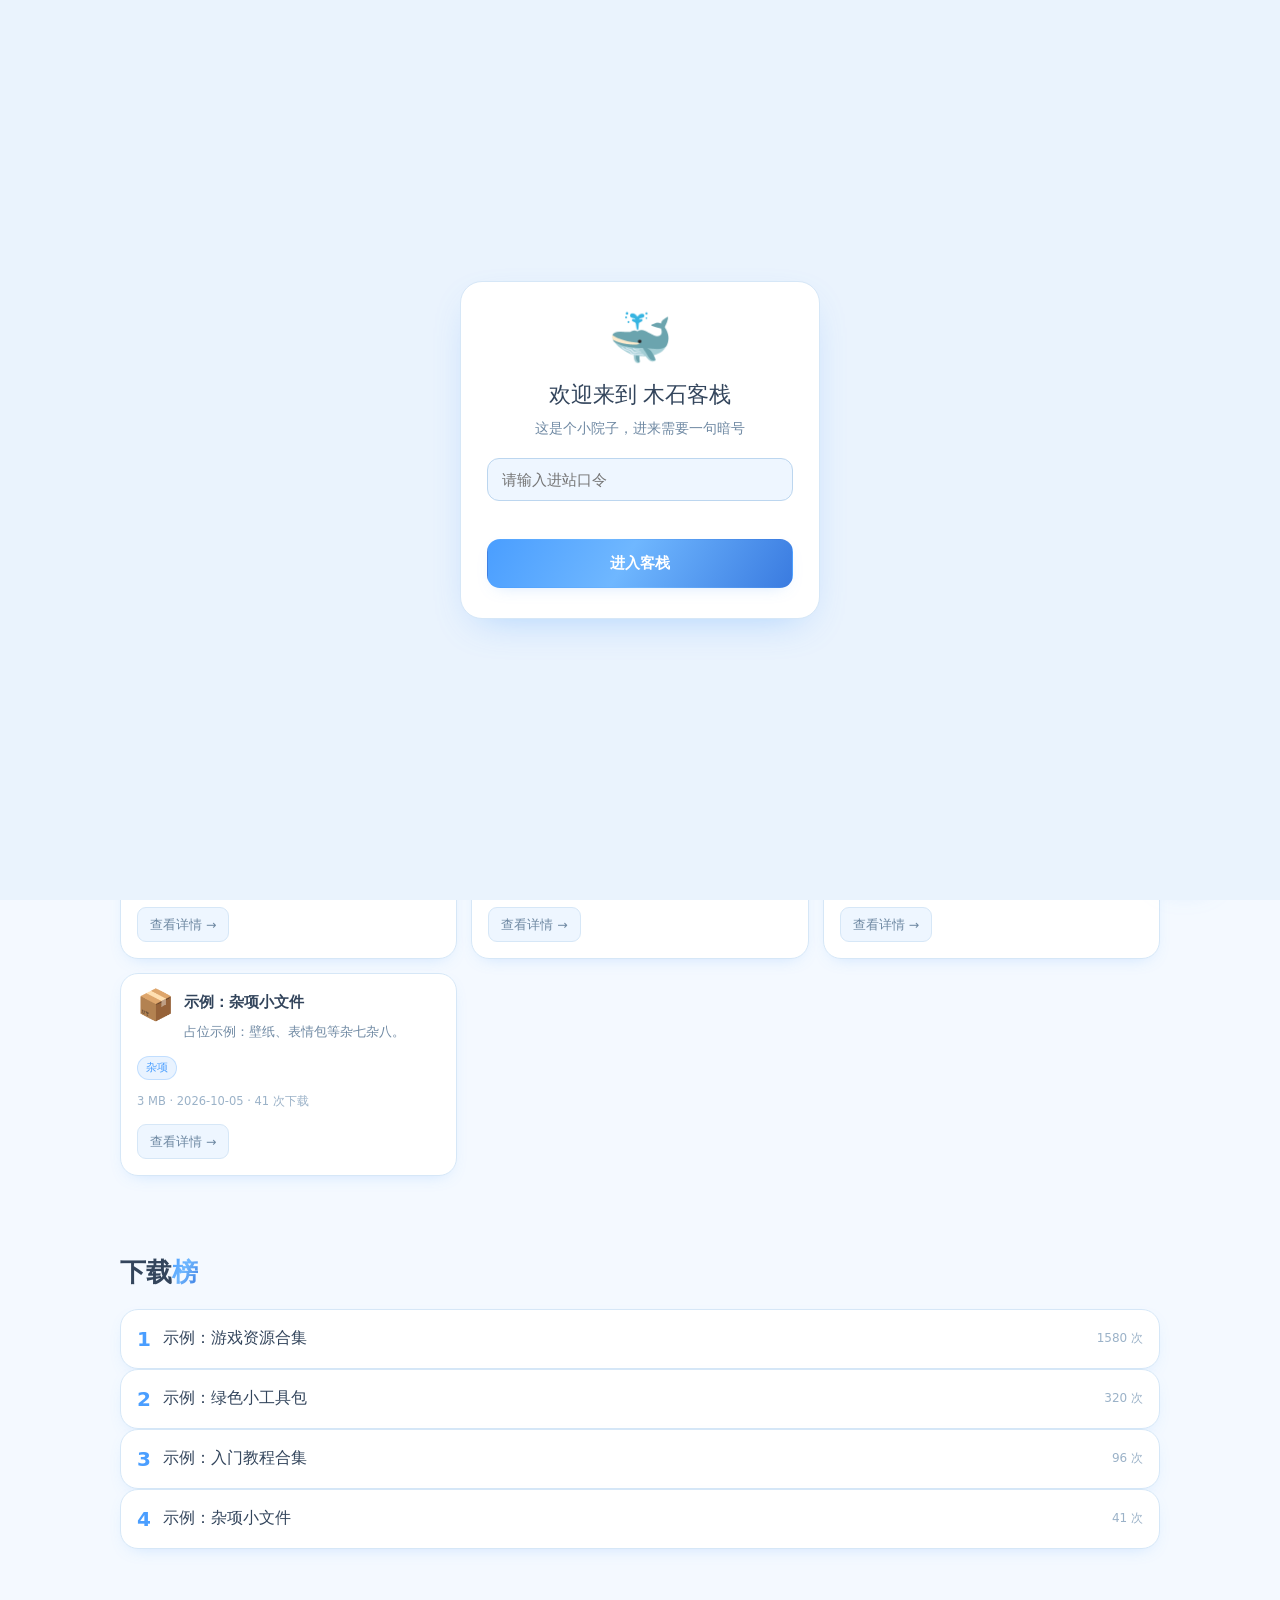
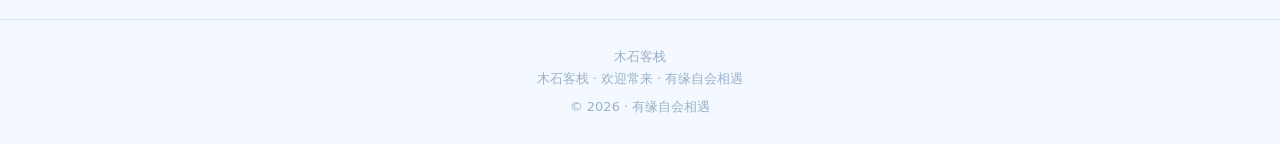
<file: index.html>
<!DOCTYPE html>
<html lang="zh-CN">
<head>
<meta charset="UTF-8">
<meta name="viewport" content="width=device-width, initial-scale=1">
<meta name="description" content="木石客栈 —— 一个二次元风格的个人文件分享小站">
<title>首页 · 木石客栈</title>
<link rel="icon" href="data:image/svg+xml,<svg xmlns='http://www.w3.org/2000/svg' viewBox='0 0 100 100'><text y='.9em' font-size='90'>🐳</text></svg>">
<link rel="stylesheet" href="assets/css/style.css">
</head>
<body data-page="home" data-title="首页">

<div class="bg-layer"></div>

<!-- 口令门 -->
<div class="gate" id="gate">
  <div class="gate-card">
    <div class="gate-mascot">🐳</div>
    <div class="gate-title">欢迎来到 木石客栈</div>
    <div class="gate-sub">这是个小院子，进来需要一句暗号</div>
    <input class="gate-input" id="gateInput" type="password" placeholder="请输入进站口令" autocomplete="off">
    <div class="gate-error" id="gateError"></div>
    <button class="btn btn-primary btn-block" id="gateOpen">进入客栈</button>
  </div>
</div>

<!-- 顶部导航 -->
<header class="site-header">
  <div class="container">
    <nav class="nav">
      <a class="brand" href="index.html"><span class="brand-mark">🐳</span>木石客栈</a>
      <div class="nav-links">
        <a class="nav-link active" href="index.html">首页</a>
        <a class="nav-link" href="list.html">全部文件</a>
      </div>
      <div class="nav-actions">
        <button class="icon-btn" data-search-open title="搜索 (Ctrl+K)">🔍</button>
        <button class="icon-btn" id="themeBtn" title="切换主题">☀️</button>
      </div>
    </nav>
  </div>
</header>

<main>
  <section class="hero">
    <div class="container">
      <div class="hero-inner">
        <div class="hero-main">
          <span class="eyebrow">Personal File Station</span>
          <h1 class="hero-title" id="siteName">木石<span class="grad">客栈</span></h1>
          <p class="hero-sub" id="siteSub">一个二次元风格的个人文件小站，欢迎常来。</p>
          <div style="margin-top:20px;display:flex;gap:10px;flex-wrap:wrap">
            <a class="btn btn-primary" href="list.html">📂 逛逛全部文件</a>
            <button class="btn" data-search-open>🔍 搜索文件</button>
          </div>
        </div>
      </div>
    </div>
  </section>

  <section class="section">
    <div class="container">
      <div class="section-head"><h2 class="section-title">分类<span class="grad">导航</span></h2></div>
      <div class="cat-grid" id="catGrid"></div>
    </div>
  </section>

  <section class="section">
    <div class="container">
      <div class="section-head">
        <h2 class="section-title">最近<span class="grad">更新</span></h2>
        <a class="link-btn" href="list.html">查看全部 →</a>
      </div>
      <div class="file-grid" id="recentGrid"></div>
    </div>
  </section>

  <section class="section">
    <div class="container">
      <div class="section-head"><h2 class="section-title">下载<span class="grad">榜</span></h2></div>
      <div id="rankGrid"></div>
    </div>
  </section>
</main>

<footer class="footer">
  <div class="container" style="text-align:center">
    <div id="footName">木石客栈</div>
    <div id="footNote">木石客栈 · 欢迎常来</div>
    <div style="margin-top:6px">© <span id="year">2026</span> · 有缘自会相遇</div>
  </div>
</footer>

<!-- 看板娘 -->
<div class="mascot" id="mascot">
  <div class="mascot-bubble" id="mascotBubble">欢迎～</div>
  <div class="mascot-img" id="mascotImg">🐳</div>
</div>

<!-- 搜索面板 -->
<div class="search-overlay" id="searchOverlay">
  <div class="search-panel">
    <div class="search-row">
      <span>🔍</span>
      <input class="search-input" id="searchInput" placeholder="搜索文件、标签、描述…" autocomplete="off">
      <button class="link-btn" id="searchClose">Esc</button>
    </div>
    <div class="search-results" id="searchResults"></div>
  </div>
</div>

<script src="assets/js/config.js"></script>
<script src="assets/js/main.js"></script>
</body>
</html>
</file>
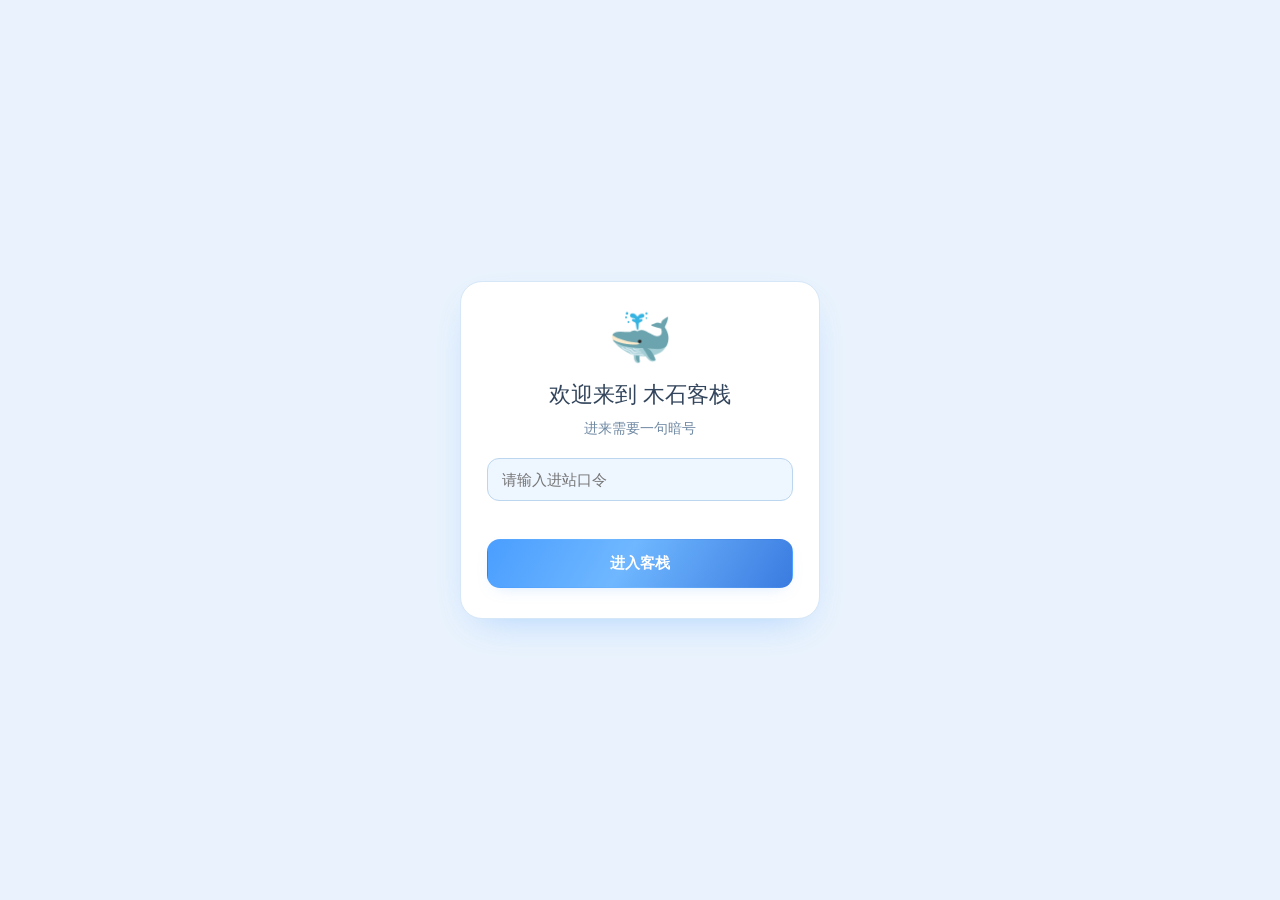
<file: detail.html>
<!DOCTYPE html>
<html lang="zh-CN">
<head>
<meta charset="UTF-8">
<meta name="viewport" content="width=device-width, initial-scale=1">
<title>文件详情 · 木石客栈</title>
<link rel="icon" href="data:image/svg+xml,<svg xmlns='http://www.w3.org/2000/svg' viewBox='0 0 100 100'><text y='.9em' font-size='90'>🐳</text></svg>">
<link rel="stylesheet" href="assets/css/style.css">
</head>
<body data-page="detail" data-title="文件详情">

<div class="bg-layer"></div>

<div class="gate" id="gate">
  <div class="gate-card">
    <div class="gate-mascot">🐳</div>
    <div class="gate-title">欢迎来到 木石客栈</div>
    <div class="gate-sub">进来需要一句暗号</div>
    <input class="gate-input" id="gateInput" type="password" placeholder="请输入进站口令" autocomplete="off">
    <div class="gate-error" id="gateError"></div>
    <button class="btn btn-primary btn-block" id="gateOpen">进入客栈</button>
  </div>
</div>

<header class="site-header">
  <div class="container">
    <nav class="nav">
      <a class="brand" href="index.html"><span class="brand-mark">🐳</span>木石客栈</a>
      <div class="nav-links">
        <a class="nav-link" href="index.html">首页</a>
        <a class="nav-link" href="list.html">全部文件</a>
      </div>
      <div class="nav-actions">
        <button class="icon-btn" data-search-open title="搜索 (Ctrl+K)">🔍</button>
        <button class="icon-btn" id="themeBtn" title="切换主题">☀️</button>
      </div>
    </nav>
  </div>
</header>

<main class="section">
  <div class="container" id="detailWrap"></div>
</main>

<footer class="footer">
  <div class="container" style="text-align:center">
    <div id="footName">木石客栈</div>
    <div id="footNote">木石客栈 · 欢迎常来</div>
    <div style="margin-top:6px">© <span id="year">2026</span></div>
  </div>
</footer>

<div class="mascot" id="mascot">
  <div class="mascot-bubble" id="mascotBubble">欢迎～</div>
  <div class="mascot-img" id="mascotImg">🐳</div>
</div>

<div class="search-overlay" id="searchOverlay">
  <div class="search-panel">
    <div class="search-row">
      <span>🔍</span>
      <input class="search-input" id="searchInput" placeholder="搜索文件、标签、描述…" autocomplete="off">
      <button class="link-btn" id="searchClose">Esc</button>
    </div>
    <div class="search-results" id="searchResults"></div>
  </div>
</div>

<script src="assets/js/config.js"></script>
<script src="assets/js/main.js"></script>
</body>
</html>
</file>
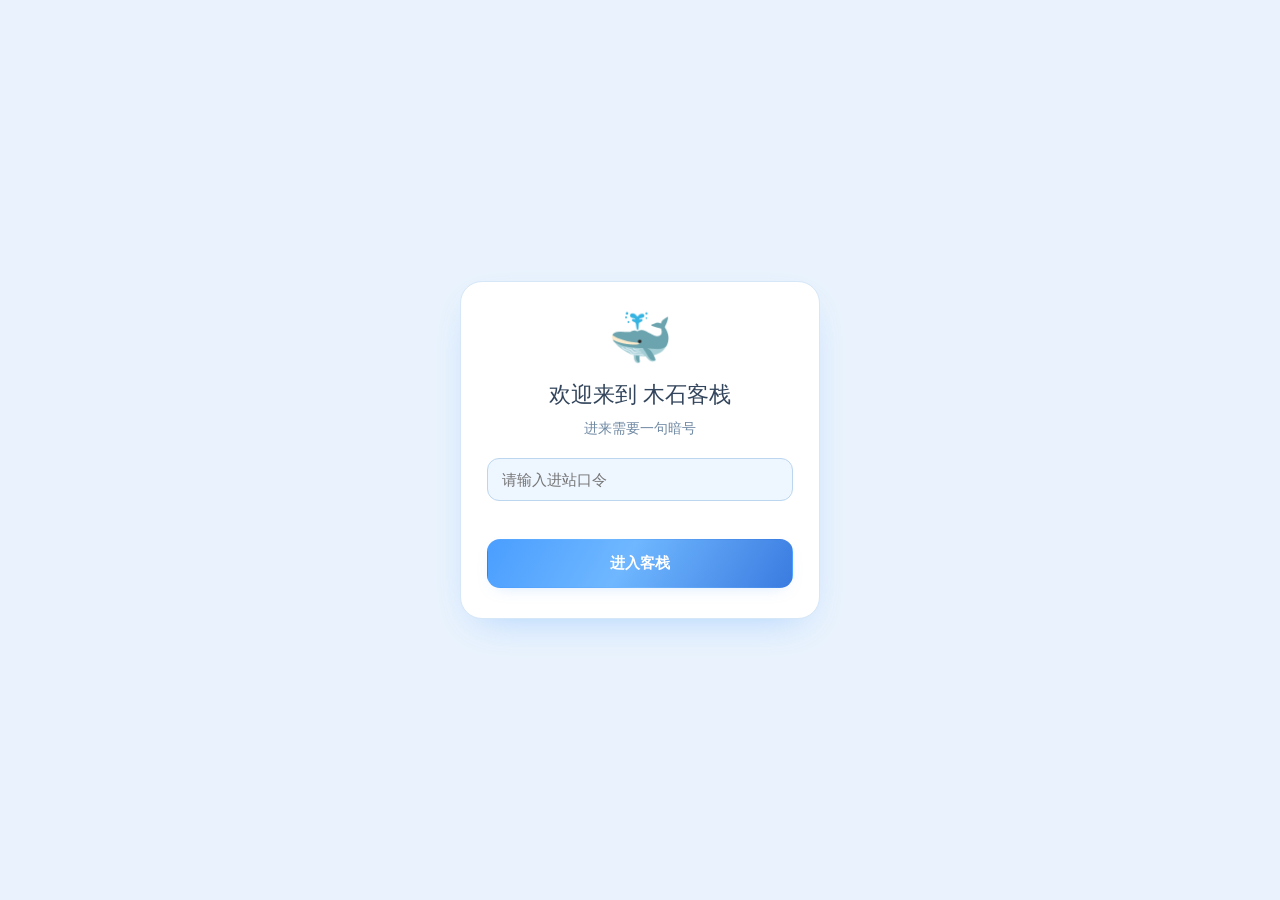
<file: list.html>
<!DOCTYPE html>
<html lang="zh-CN">
<head>
<meta charset="UTF-8">
<meta name="viewport" content="width=device-width, initial-scale=1">
<title>全部文件 · 木石客栈</title>
<link rel="icon" href="data:image/svg+xml,<svg xmlns='http://www.w3.org/2000/svg' viewBox='0 0 100 100'><text y='.9em' font-size='90'>🐳</text></svg>">
<link rel="stylesheet" href="assets/css/style.css">
</head>
<body data-page="list" data-title="全部文件">

<div class="bg-layer"></div>

<div class="gate" id="gate">
  <div class="gate-card">
    <div class="gate-mascot">🐳</div>
    <div class="gate-title">欢迎来到 木石客栈</div>
    <div class="gate-sub">进来需要一句暗号</div>
    <input class="gate-input" id="gateInput" type="password" placeholder="请输入进站口令" autocomplete="off">
    <div class="gate-error" id="gateError"></div>
    <button class="btn btn-primary btn-block" id="gateOpen">进入客栈</button>
  </div>
</div>

<header class="site-header">
  <div class="container">
    <nav class="nav">
      <a class="brand" href="index.html"><span class="brand-mark">🐳</span>木石客栈</a>
      <div class="nav-links">
        <a class="nav-link" href="index.html">首页</a>
        <a class="nav-link active" href="list.html">全部文件</a>
      </div>
      <div class="nav-actions">
        <button class="icon-btn" data-search-open title="搜索 (Ctrl+K)">🔍</button>
        <button class="icon-btn" id="themeBtn" title="切换主题">☀️</button>
      </div>
    </nav>
  </div>
</header>

<main class="section">
  <div class="container">
    <div class="section-head">
      <div>
        <h2 class="section-title" id="listTitle">📂 全部文件</h2>
        <p style="color:var(--text-dim);margin-top:6px" id="listSub">所有分类的文件</p>
      </div>
    </div>
    <div style="display:flex;flex-wrap:wrap;gap:8px;margin-bottom:16px" id="filterBar"></div>
    <div class="file-grid" id="listGrid"></div>
  </div>
</main>

<footer class="footer">
  <div class="container" style="text-align:center">
    <div id="footName">木石客栈</div>
    <div id="footNote">木石客栈 · 欢迎常来</div>
    <div style="margin-top:6px">© <span id="year">2026</span></div>
  </div>
</footer>

<div class="mascot" id="mascot">
  <div class="mascot-bubble" id="mascotBubble">欢迎～</div>
  <div class="mascot-img" id="mascotImg">🐳</div>
</div>

<div class="search-overlay" id="searchOverlay">
  <div class="search-panel">
    <div class="search-row">
      <span>🔍</span>
      <input class="search-input" id="searchInput" placeholder="搜索文件、标签、描述…" autocomplete="off">
      <button class="link-btn" id="searchClose">Esc</button>
    </div>
    <div class="search-results" id="searchResults"></div>
  </div>
</div>

<script src="assets/js/config.js"></script>
<script src="assets/js/main.js"></script>
</body>
</html>
</file>
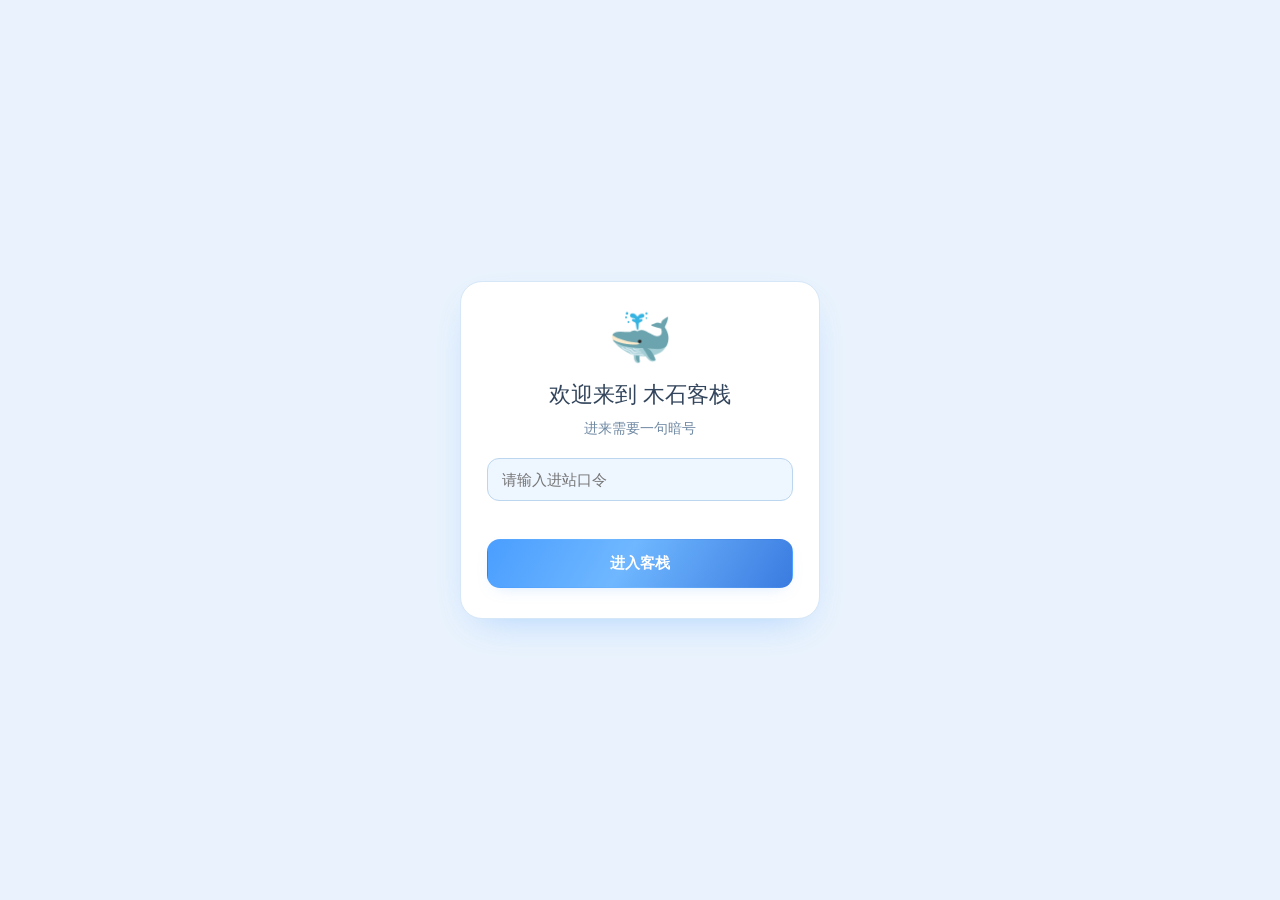
<file: resume.html>
<!DOCTYPE html>
<html lang="zh-CN">
<head>
<meta charset="UTF-8">
<meta name="viewport" content="width=device-width, initial-scale=1">
<title>个人简历 · 木石客栈</title>
<link rel="icon" href="data:image/svg+xml,<svg xmlns='http://www.w3.org/2000/svg' viewBox='0 0 100 100'><text y='.9em' font-size='90'>🔒</text></svg>">
<link rel="stylesheet" href="assets/css/style.css">
</head>
<body data-page="resume" data-title="个人简历">

<div class="bg-layer"></div>

<div class="gate" id="gate">
  <div class="gate-card">
    <div class="gate-mascot">🐳</div>
    <div class="gate-title">欢迎来到 木石客栈</div>
    <div class="gate-sub">进来需要一句暗号</div>
    <input class="gate-input" id="gateInput" type="password" placeholder="请输入进站口令" autocomplete="off">
    <div class="gate-error" id="gateError"></div>
    <button class="btn btn-primary btn-block" id="gateOpen">进入客栈</button>
  </div>
</div>

<header class="site-header">
  <div class="container">
    <nav class="nav">
      <a class="brand" href="index.html"><span class="brand-mark">🐳</span>木石客栈</a>
      <div class="nav-links">
        <a class="nav-link" href="index.html">首页</a>
        <a class="nav-link" href="list.html">全部文件</a>
      </div>
      <div class="nav-actions">
        <button class="icon-btn" id="themeBtn" title="切换主题">☀️</button>
      </div>
    </nav>
  </div>
</header>

<main class="section">
  <div class="container resume-box">
    <!-- 简历独立锁：需要密码才能解密显示 -->
    <div class="card resume-content" id="resumeLock" style="text-align:center">
      <div style="font-size:40px">🔒</div>
      <h2 style="margin-top:10px">个人简历（加密）</h2>
      <p style="color:var(--text-dim);margin-top:8px">这份简历经过浏览器端加密，需要密码才能查看</p>
      <input class="gate-input" id="resumePw" type="password" placeholder="请输入简历密码" autocomplete="off" style="max-width:300px;margin-top:16px">
      <button class="btn btn-primary btn-block" id="resumeGo" style="max-width:300px;margin:12px auto 0">解密查看</button>
    </div>
    <div id="resumeWrap"></div>
  </div>
</main>

<footer class="footer">
  <div class="container" style="text-align:center">
    <div id="footName">木石客栈</div>
    <div id="footNote">木石客栈 · 欢迎常来</div>
    <div style="margin-top:6px">© <span id="year">2026</span></div>
  </div>
</footer>

<div class="mascot" id="mascot">
  <div class="mascot-bubble" id="mascotBubble">欢迎～</div>
  <div class="mascot-img" id="mascotImg">🐳</div>
</div>

<script src="assets/js/crypto.js"></script>
<script src="assets/js/config.js"></script>
<script src="assets/js/resume-data.js"></script>
<script src="assets/js/main.js"></script>
</body>
</html>
</file>
<file: assets/css/style.css>
/* ============================================================
 *  style.css —— 木石客栈 · 萌系二次元主题
 *  想换配色只改 :root / [data-theme="dark"] 里的变量即可
 * ============================================================ */

/* ---------- 主题变量 ---------- */
:root {
  --bg: #f4f9ff;
  --bg-2: #eaf3fd;
  --surface: #ffffff;
  --surface-2: #eef6ff;
  --line: #d6e7f7;
  --line-strong: #bcd6ef;

  --text: #33455c;
  --text-dim: #6f89a3;
  --text-faint: #9bb2c8;

  --pink: #4a9eff;
  --pink-2: #8ec5ff;
  --purple: #3a7be0;
  --sakura: #6fb7ff;
  --accent-grad: linear-gradient(120deg, #4a9eff 0%, #6fb7ff 45%, #3a7be0 100%);

  --radius: 18px;
  --radius-sm: 12px;
  --shadow: 0 14px 40px -18px rgba(74, 158, 255, 0.45);
  --shadow-sm: 0 6px 18px -10px rgba(74, 158, 255, 0.35);

  --mono: ui-monospace, "Cascadia Mono", Consolas, monospace;
  --nav-h: 62px;
  --maxw: 1080px;
}

[data-theme="dark"] {
  --bg: #0e1520;
  --bg-2: #141d2b;
  --surface: #182331;
  --surface-2: #1f2c3d;
  --line: #26354a;
  --line-strong: #33455f;

  --text: #e6f0fb;
  --text-dim: #a6bdd4;
  --text-faint: #6f86a0;

  --pink: #6fb7ff;
  --pink-2: #8ec5ff;
  --purple: #5aa0ff;
  --sakura: #6fb7ff;
  --accent-grad: linear-gradient(120deg, #6fb7ff 0%, #8ec5ff 45%, #5aa0ff 100%);

  --shadow: 0 14px 40px -18px rgba(0, 0, 0, 0.7);
  --shadow-sm: 0 6px 18px -10px rgba(0, 0, 0, 0.6);
}

/* ---------- 基础 ---------- */
* { box-sizing: border-box; }
html { scroll-behavior: smooth; scroll-padding-top: calc(var(--nav-h) + 16px); }
body {
  margin: 0;
  background: var(--bg);
  color: var(--text);
  font-family: "Segoe UI", "Microsoft YaHei", "PingFang SC", system-ui, sans-serif;
  font-size: 15.5px;
  line-height: 1.7;
  -webkit-font-smoothing: antialiased;
  overflow-x: hidden;
  transition: background 0.3s ease, color 0.3s ease;
}
a { color: inherit; text-decoration: none; }
button { font: inherit; color: inherit; background: none; border: 0; cursor: pointer; }
h1, h2, h3 { line-height: 1.25; margin: 0; font-weight: 700; }
p { margin: 0; }
img { max-width: 100%; display: block; }
::selection { background: rgba(74, 158, 255, 0.28); }

/* 蓝色星点飘落背景层 */
.bg-layer { position: fixed; inset: 0; z-index: -2; pointer-events: none; overflow: hidden;
  background:
    radial-gradient(900px 500px at 12% -6%, rgba(74, 158, 255, 0.16), transparent 62%),
    radial-gradient(800px 460px at 88% 4%, rgba(58, 123, 224, 0.14), transparent 60%),
    linear-gradient(180deg, var(--bg-2), var(--bg));
  transition: background 0.3s ease;
}
.petal { position: fixed; top: -6vh; z-index: -1; pointer-events: none;
  border-radius: 50%; background: var(--sakura);
  box-shadow: 0 0 6px 1px rgba(111, 183, 255, 0.6);
  opacity: 0.6;
  animation: fall linear infinite;
}
@keyframes fall {
  0%   { transform: translateY(0) translateX(0) rotate(0deg); }
  25%  { transform: translateY(25vh) translateX(4vw) rotate(90deg); }
  50%  { transform: translateY(50vh) translateX(-3vw) rotate(180deg); }
  75%  { transform: translateY(75vh) translateX(3vw) rotate(270deg); }
  100% { transform: translateY(108vh) translateX(-4vw) rotate(360deg); }
}

/* ---------- 布局 ---------- */
.container { width: 100%; max-width: var(--maxw); margin: 0 auto; padding: 0 20px; }
.section { padding: 40px 0; }
.hidden { display: none !important; }

/* ---------- 口令门 ---------- */
.gate {
  position: fixed; inset: 0; z-index: 500;
  display: grid; place-items: center;
  background: var(--bg-2);
  transition: opacity 0.3s ease, visibility 0.3s ease;
}
.gate.gone { opacity: 0; visibility: hidden; }
.gate-card {
  width: min(92vw, 360px);
  background: var(--surface); border: 1px solid var(--line);
  border-radius: 22px; box-shadow: var(--shadow);
  padding: 30px 26px; text-align: center;
}
.gate-mascot { font-size: 52px; line-height: 1; }
.gate-title { margin: 12px 0 4px; font-size: 22px; }
.gate-sub { color: var(--text-dim); font-size: 13.5px; margin-bottom: 18px; }
.gate-input {
  width: 100%; padding: 12px 14px; font-size: 15px;
  border: 1px solid var(--line-strong); border-radius: 12px;
  background: var(--surface-2); color: var(--text); outline: none;
}
.gate-input:focus { border-color: var(--pink); box-shadow: 0 0 0 3px rgba(74, 158, 255, 0.15); }
.gate-error { color: #ff4d6d; font-size: 12.5px; min-height: 18px; margin-top: 8px; }
.btn { display: inline-flex; align-items: center; justify-content: center; gap: 8px;
  padding: 11px 22px; border-radius: 13px; font-size: 14.5px; font-weight: 600;
  border: 1px solid var(--line); background: var(--surface); transition: all .2s ease; }
.btn:hover { transform: translateY(-1px); border-color: var(--line-strong); }
.btn-primary { background: var(--accent-grad); color: #fff; border-color: transparent; box-shadow: var(--shadow-sm); }
.btn-primary:hover { box-shadow: var(--shadow); }
.btn-block { width: 100%; margin-top: 12px; }

/* ---------- 顶部导航 ---------- */
.site-header {
  position: sticky; top: 0; z-index: 60;
  background: color-mix(in srgb, var(--bg) 82%, transparent);
  backdrop-filter: blur(14px) saturate(150%);
  border-bottom: 1px solid var(--line);
}
.nav { height: var(--nav-h); display: flex; align-items: center; gap: 14px; }
.brand { display: flex; align-items: center; gap: 10px; font-weight: 800; font-size: 17px; }
.brand-mark { width: 34px; height: 34px; display: grid; place-items: center;
  border-radius: 11px; background: var(--accent-grad); color: #fff; font-size: 17px; }
.nav-links { display: flex; align-items: center; gap: 4px; margin-left: auto; }
.nav-link { padding: 8px 13px; border-radius: 999px; font-size: 14px; color: var(--text-dim); transition: all .2s; }
.nav-link:hover { color: var(--text); background: var(--surface-2); }
.nav-link.active { color: #fff; background: var(--accent-grad); }
.nav-actions { display: flex; align-items: center; gap: 8px; }
.icon-btn { width: 36px; height: 36px; display: grid; place-items: center;
  border-radius: 11px; border: 1px solid var(--line); background: var(--surface); color: var(--text-dim); }
.icon-btn:hover { color: var(--text); border-color: var(--line-strong); }

/* ---------- 首页 Hero ---------- */
.hero { padding: 46px 0 8px; position: relative; }
.hero-inner { display: flex; align-items: center; gap: 30px; }
.hero-main { flex: 1; min-width: 0; }
.eyebrow { display: inline-flex; align-items: center; gap: 8px; font-size: 12px;
  letter-spacing: 2px; text-transform: uppercase; color: var(--pink); }
.eyebrow::before { content: ""; width: 20px; height: 1px; background: var(--accent-grad); }
.hero-title { font-size: clamp(34px, 6vw, 58px); letter-spacing: -1px; margin: 10px 0 0; }
.hero-title .grad { background: var(--accent-grad); -webkit-background-clip: text; background-clip: text; color: transparent; }
.hero-sub { margin-top: 12px; color: var(--text-dim); font-size: 16px; max-width: 520px; }

/* 看板娘 */
.mascot {
  position: fixed; right: 22px; bottom: 18px; z-index: 70;
  display: flex; flex-direction: column; align-items: center; cursor: pointer;
  user-select: none;
}
.mascot-img { font-size: 74px; line-height: 1; filter: drop-shadow(0 8px 14px rgba(74,158,255,.35));
  animation: bob 3.2s ease-in-out infinite; }
.mascot-img img { width: 110px; height: 110px; object-fit: contain; }
@keyframes bob { 0%,100% { transform: translateY(0); } 50% { transform: translateY(-7px); } }
.mascot-bubble {
  max-width: 200px; background: var(--surface); border: 1px solid var(--line-strong);
  border-radius: 14px 14px 14px 4px; padding: 8px 12px; font-size: 13px;
  box-shadow: var(--shadow-sm); color: var(--text); margin-bottom: 8px;
  opacity: 0; transform: translateY(6px); transition: all .25s ease; text-align: center;
}
.mascot-bubble.show { opacity: 1; transform: none; }

/* ---------- 卡片与网格 ---------- */
.card { background: var(--surface); border: 1px solid var(--line); border-radius: var(--radius);
  box-shadow: var(--shadow-sm); transition: transform .22s ease, box-shadow .22s ease, border-color .22s ease; }
.card:hover { transform: translateY(-4px); border-color: var(--line-strong); box-shadow: var(--shadow); }

.cat-grid { display: grid; grid-template-columns: repeat(auto-fill, minmax(200px, 1fr)); gap: 14px; }
.cat-card { display: flex; flex-direction: column; align-items: center; padding: 22px 14px; text-align: center; }
.cat-icon { font-size: 38px; }
.cat-name { margin-top: 8px; font-size: 16px; font-weight: 700; }
.cat-desc { margin-top: 4px; font-size: 12.5px; color: var(--text-dim); }

.file-grid { display: grid; grid-template-columns: repeat(auto-fill, minmax(250px, 1fr)); gap: 14px; }
.file-card { display: flex; flex-direction: column; padding: 16px; }
.file-top { display: flex; align-items: flex-start; gap: 10px; }
.file-ico { font-size: 30px; line-height: 1; }
.file-title { font-size: 15px; font-weight: 700; word-break: break-word; }
.file-desc { margin-top: 6px; font-size: 13px; color: var(--text-dim); }
.file-meta { display: flex; flex-wrap: wrap; gap: 6px; margin-top: 12px; font-size: 11.5px; color: var(--text-faint); }
.tag { font-size: 11px; padding: 2px 8px; border-radius: 999px;
  background: rgba(74,158,255,.12); border: 1px solid rgba(74,158,255,.25); color: var(--pink); }
.file-foot { margin-top: auto; padding-top: 12px; display: flex; align-items: center; gap: 8px; }
.link-btn { font-size: 12.5px; padding: 6px 12px; border-radius: 9px;
  border: 1px solid var(--line); background: var(--surface-2); color: var(--text-dim); transition: all .2s; }
.link-btn:hover { color: #fff; background: var(--accent-grad); border-color: transparent; }

/* 区块标题 */
.section-head { display: flex; align-items: flex-end; justify-content: space-between; gap: 16px; margin-bottom: 20px; flex-wrap: wrap; }
.section-title { font-size: clamp(20px, 3vw, 26px); }
.section-title .grad { background: var(--accent-grad); -webkit-background-clip: text; background-clip: text; color: transparent; }

/* ---------- 搜索面板 ---------- */
.search-overlay { position: fixed; inset: 0; z-index: 300; display: none; padding: 90px 18px 40px;
  background: color-mix(in srgb, var(--bg) 55%, transparent); backdrop-filter: blur(5px); }
.search-overlay.open { display: block; animation: fadeIn .18s ease; }
@keyframes fadeIn { from { opacity: 0; } to { opacity: 1; } }
.search-panel { width: min(92vw, 640px); margin: 0 auto; background: var(--surface);
  border: 1px solid var(--line-strong); border-radius: var(--radius); box-shadow: var(--shadow); overflow: hidden; }
.search-row { display: flex; align-items: center; gap: 10px; padding: 14px 16px; border-bottom: 1px solid var(--line); }
.search-input { flex: 1; min-width: 0; background: none; border: 0; outline: none; color: var(--text); font-size: 15.5px; }
.search-results { max-height: 56vh; overflow-y: auto; padding: 8px; }
.search-item { display: block; padding: 10px 12px; border-radius: 11px; }
.search-item:hover, .search-item.hl { background: var(--surface-2); }
.search-item-title { font-weight: 600; font-size: 14.5px; }
.search-item-sum { font-size: 12.5px; color: var(--text-dim); margin-top: 2px;
  overflow: hidden; text-overflow: ellipsis; white-space: nowrap; }
mark { background: rgba(74,158,255,.25); color: inherit; border-radius: 3px; padding: 0 2px; }

/* ---------- 文件详情页 ---------- */
.detail-card { padding: 26px; }
.detail-title { font-size: 24px; }
.detail-desc { margin-top: 12px; color: var(--text-dim); }
.detail-meta { display: flex; flex-wrap: wrap; gap: 8px; margin-top: 16px; }
.kv { display: grid; grid-template-columns: 88px 1fr; gap: 10px 14px; margin-top: 20px; }
.kv .k { color: var(--text-faint); font-size: 13px; }
.kv .v { font-size: 14px; word-break: break-all; }
.qr-box { display: inline-grid; place-items: center; gap: 8px; padding: 14px; background: #fff;
  border-radius: 12px; border: 1px solid var(--line); }
.qr-box canvas { width: 128px; height: 128px; }

/* ---------- 简历页 ---------- */
.resume-box { max-width: 760px; margin: 0 auto; }
.resume-content { padding: 28px; }
.resume-content h2 { font-size: 20px; margin: 22px 0 8px; }
.resume-content h2:first-child { margin-top: 0; }
.resume-content p, .resume-content li { color: var(--text-dim); }

/* ---------- 页脚 / 杂项 ---------- */
.footer { margin-top: 30px; border-top: 1px solid var(--line); padding: 26px 0; color: var(--text-faint); font-size: 13px; }
.toast { position: fixed; left: 50%; bottom: 28px; z-index: 400; transform: translate(-50%, 16px);
  padding: 11px 20px; border-radius: 12px; background: var(--surface); color: var(--text);
  border: 1px solid var(--line-strong); box-shadow: var(--shadow); font-size: 14px;
  opacity: 0; visibility: hidden; transition: all .26s ease; }
.toast.show { opacity: 1; visibility: visible; transform: translate(-50%, 0); }
[data-reveal] { opacity: 0; transform: translateY(18px);
  transition: opacity .6s cubic-bezier(.2,.7,.3,1), transform .6s cubic-bezier(.2,.7,.3,1); }
[data-reveal].is-visible { opacity: 1; transform: none; }

/* ---------- 响应式 ---------- */
@media (max-width: 760px) {
  .hero-inner { flex-direction: column; align-items: flex-start; }
  .nav-links { gap: 2px; }
  .nav-link { padding: 7px 10px; font-size: 13px; }
  .mascot { right: 12px; bottom: 10px; }
  .mascot-img { font-size: 58px; }
  .mascot-img img { width: 84px; height: 84px; }
  .cat-grid { grid-template-columns: repeat(2, 1fr); }
  .file-grid { grid-template-columns: 1fr; }
  .container { padding: 0 15px; }
}
@media (prefers-reduced-motion: reduce) {
  *, *::before, *::after { animation-duration: .01ms !important; animation-iteration-count: 1 !important; transition-duration: .01ms !important; }
  [data-reveal] { opacity: 1; transform: none; }
}
</file>
